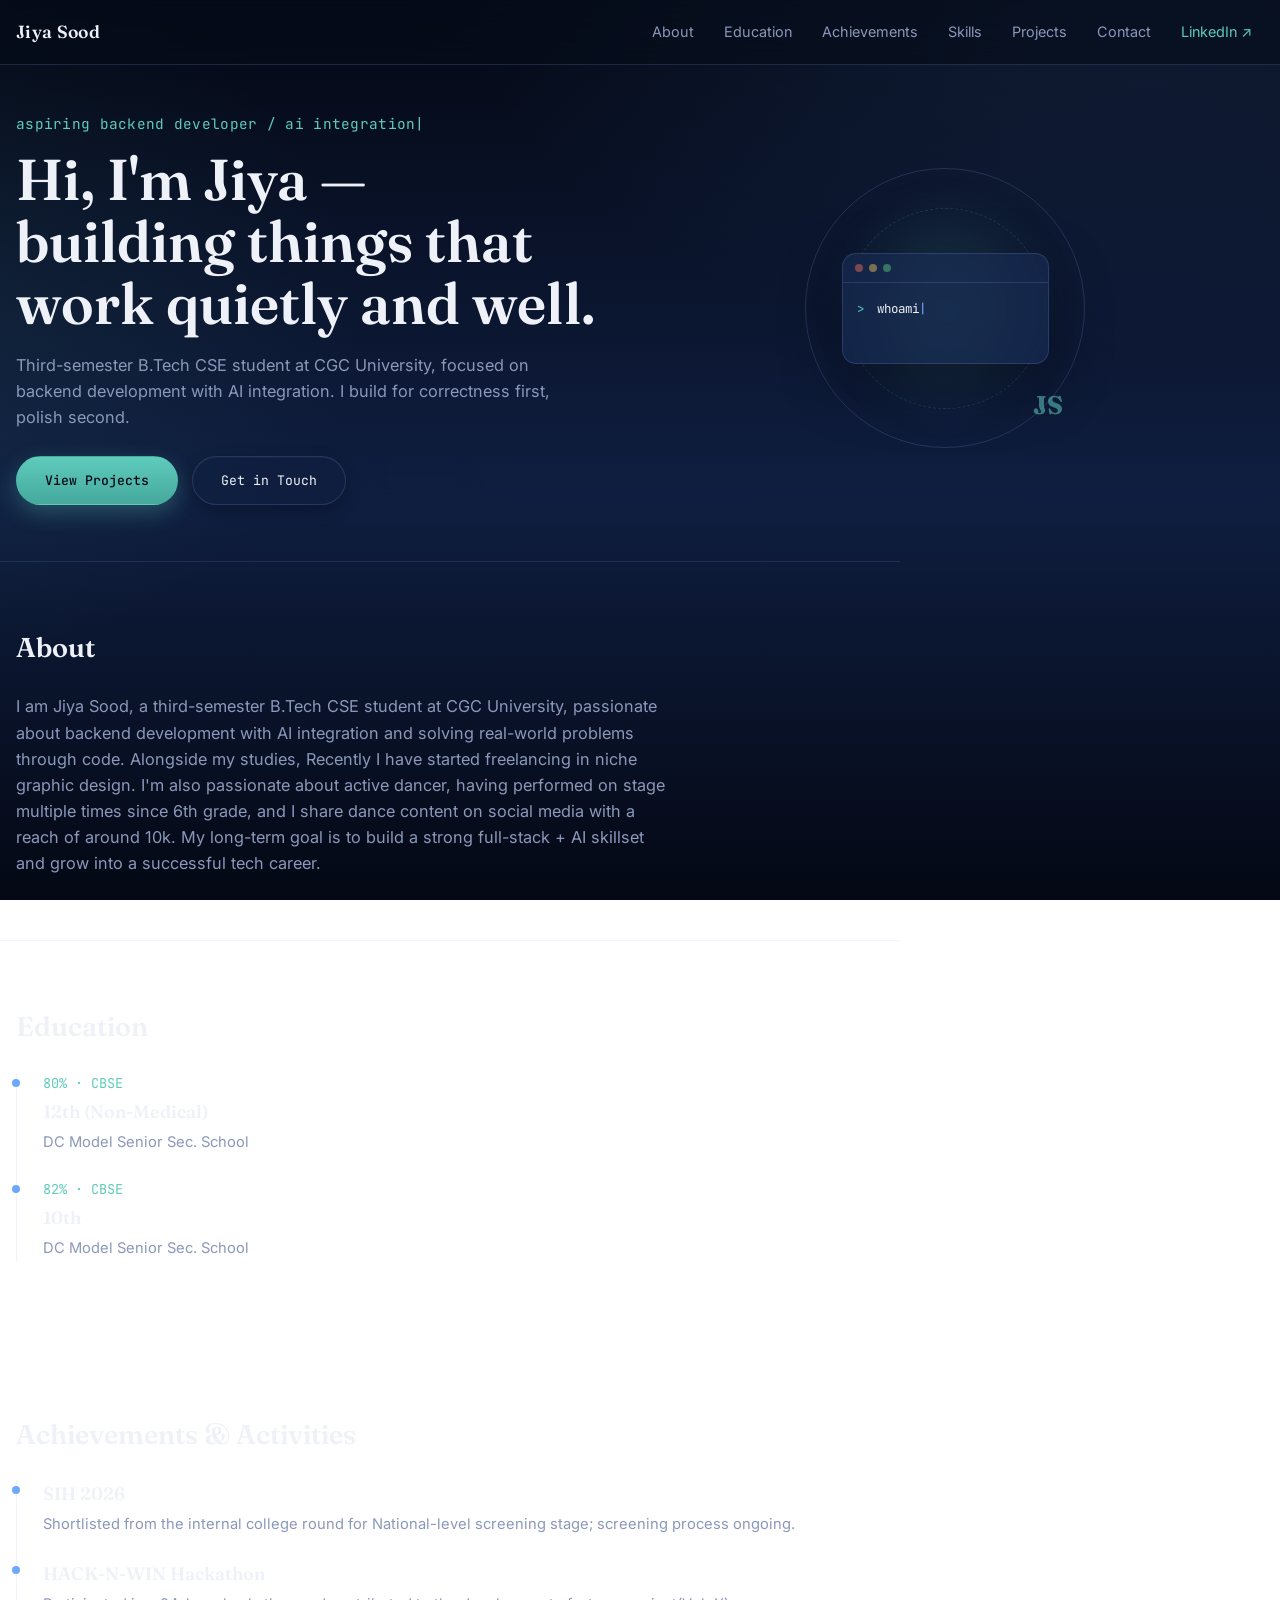
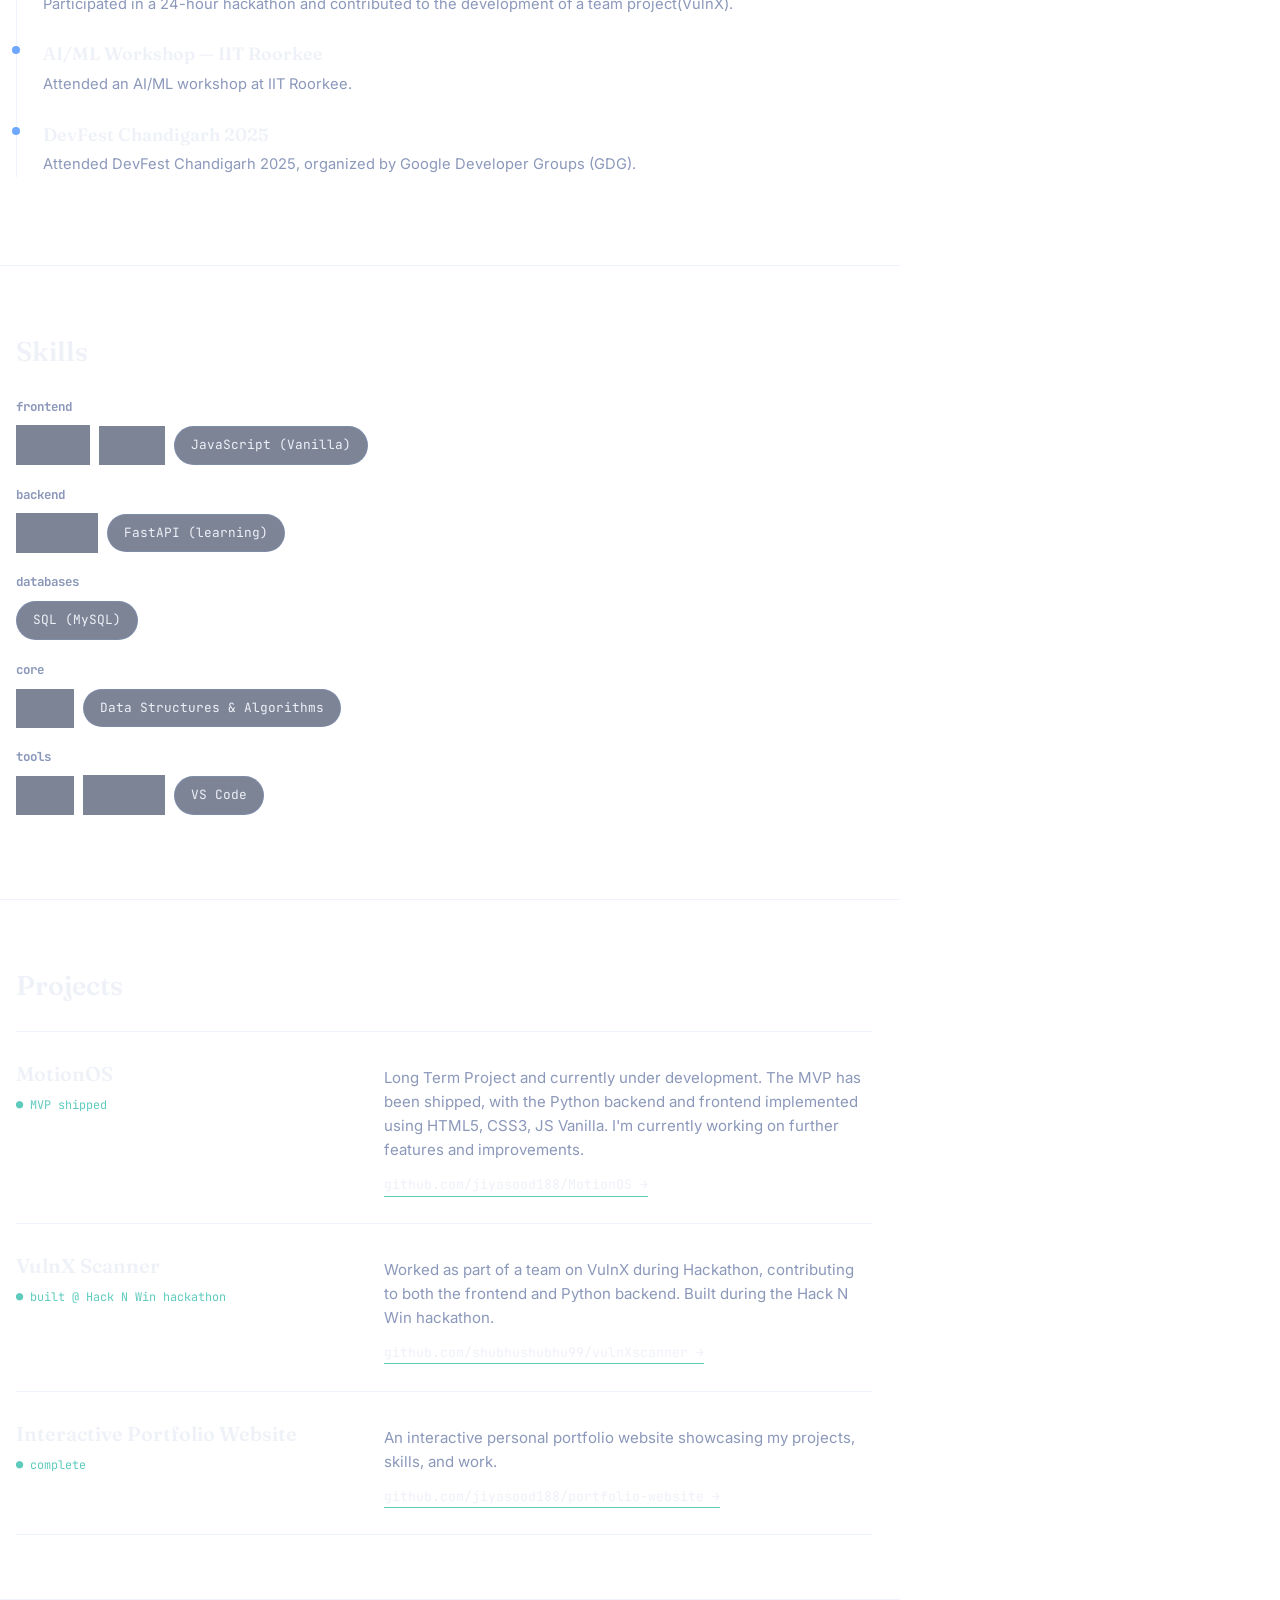
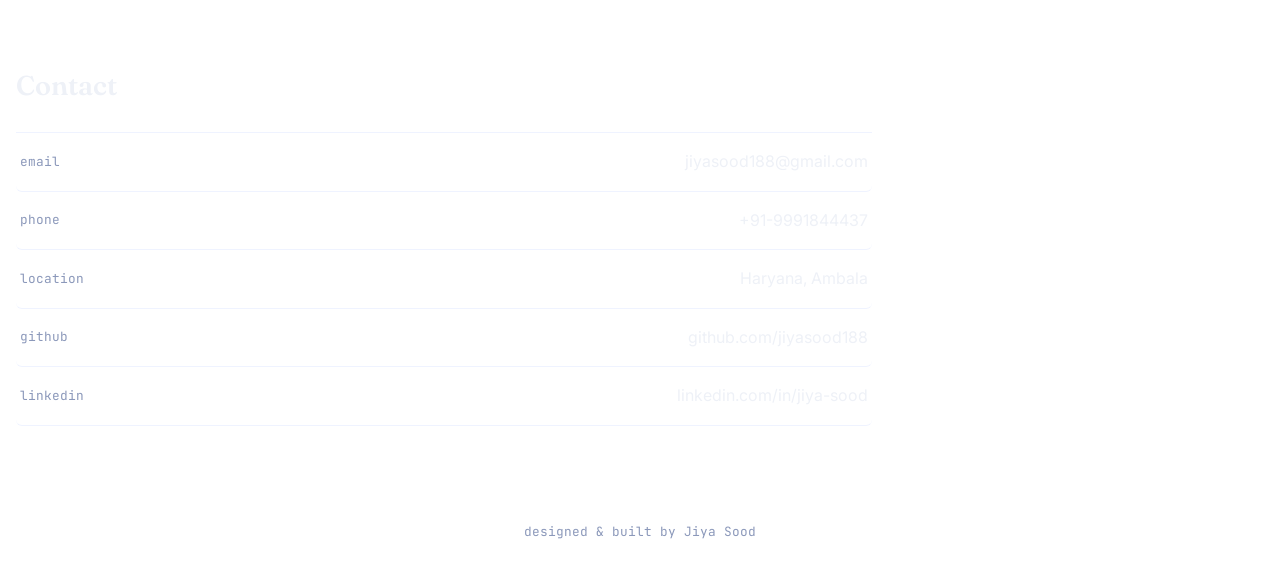
<file: index.html>
<!DOCTYPE html>
<html lang="en">

<head>
  <meta charset="UTF-8">
  <meta name="viewport" content="width=device-width, initial-scale=1.0">

  <title>Jiya Sood — Portfolio</title>

  <link rel="preconnect" href="https://fonts.googleapis.com">
  <link href="https://fonts.googleapis.com/css2?family=Fraunces:opsz,wght@9..144,400;9..144,600;9..144,700&family=Inter:wght@400;500;600&family=JetBrains+Mono:wght@400;500&display=swap" rel="stylesheet">

  <link rel="stylesheet" href="style.css">
</head>

<body>

<header>

  <div class="logo">Jiya Sood</div>

  <nav>
    <a href="#about">About</a>
    <a href="#education">Education</a>
    <a href="#achievements">Achievements</a>
    <a href="#skills">Skills</a>
    <a href="#projects">Projects</a>
    <a href="#contact">Contact</a>
    <a class="nav-linkedin" href="https://www.linkedin.com/in/jiya-sood-848556349" target="_blank" rel="noopener">LinkedIn ↗</a>
  </nav>

</header>

<main>

<section class="hero">

  <div class="hero-grid">

    <div class="hero-text">
      <div class="role">aspiring backend developer / ai integration</div>

      <h1>
        Hi, I'm Jiya —<br>
        building things that work quietly and well.
      </h1>

      <p class="tagline">
        Third-semester B.Tech CSE student at CGC University, focused on backend development with AI integration. I build for correctness first, polish second.
      </p>

      <div class="cta">
        <a class="btn primary" href="#projects">View Projects</a>
        <a class="btn" href="#contact">Get in Touch</a>
        <a class="btn" href="https://www.linkedin.com/in/jiya-sood-848556349" target="_blank" rel="noopener">LinkedIn</a>
      </div>

    </div>

    <div class="avatar-card" aria-hidden="true">

      <div class="avatar-glow"></div>

      <div class="avatar-ring r1"></div>

      <div class="avatar-ring r2"></div>

      <div class="avatar-terminal">

        <div class="dots">
          <span></span>
          <span></span>
          <span></span>
        </div>

        <div class="term-body">
          <span class="prompt">&gt;</span>
          <span id="typewriter">whoami</span><span class="cursor">|</span>
        </div>

      </div>

      <div class="avatar-initials">JS</div>

    </div>

  </div>

</section>

<section id="about">

  <h2 class="section-title">About</h2>

  <p>
    I am Jiya Sood, a third-semester B.Tech CSE student at CGC University, passionate about backend development with AI integration and solving real-world problems through code. Alongside my studies, Recently I have started freelancing in niche graphic design. I'm also passionate about active dancer, having performed on stage multiple times since 6th grade, and I share dance content on social media with a reach of around 10k. My long-term goal is to build a strong full-stack + AI skillset and grow into a successful tech career.
  </p>

</section>

<section id="education">

  <h2 class="section-title">Education</h2>

  <div class="timeline">

    <div class="timeline-item">
      <div class="t-score">80% · CBSE</div>
      <h3>12th (Non-Medical)</h3>
      <p>DC Model Senior Sec. School</p>
    </div>

    <div class="timeline-item">
      <div class="t-score">82% · CBSE</div>
      <h3>10th</h3>
      <p>DC Model Senior Sec. School</p>
    </div>

  </div>

</section>

<section id="achievements">

  <h2 class="section-title">Achievements & Activities</h2>

  <div class="timeline">

    <div class="timeline-item">
      <h3>SIH 2026 </h3>
      <p>Shortlisted from the internal college round for National-level screening stage; screening process ongoing.</p>
    </div>

    <div class="timeline-item">
      <h3>HACK-N-WIN Hackathon</h3>
      <p>Participated in a 24-hour hackathon and contributed to the development of a team project(VulnX).</p>
    </div>

    <div class="timeline-item">
      <h3>AI/ML Workshop — IIT Roorkee</h3>
      <p>Attended an AI/ML workshop at IIT Roorkee.</p>
    </div>

    <div class="timeline-item">
      <h3>DevFest Chandigarh 2025</h3>
      <p>Attended DevFest Chandigarh 2025, organized by Google Developer Groups (GDG).</p>
    </div>

  </div>

</section>

<section id="skills">

  <h2 class="section-title">Skills</h2>

  <div class="skill-group">
    <h4>frontend</h4>

    <div class="chips">
      <div class="chip">HTML5</div>
      <div class="chip">CSS3</div>
      <div class="chip">JavaScript (Vanilla)</div>
    </div>

  </div>

  <div class="skill-group">
    <h4>backend</h4>

    <div class="chips">
      <div class="chip">Python</div>
      <div class="chip">FastAPI (learning)</div>
    </div>

  </div>

  <div class="skill-group">
    <h4>databases</h4>

    <div class="chips">
      <div class="chip">SQL (MySQL)</div>
    </div>

  </div>

  <div class="skill-group">
    <h4>core</h4>

    <div class="chips">
      <div class="chip">C++</div>
      <div class="chip">Data Structures & Algorithms</div>
    </div>

  </div>

  <div class="skill-group">
    <h4>tools</h4>

    <div class="chips">
      <div class="chip">Git</div>
      <div class="chip">GitHub</div>
      <div class="chip">VS Code</div>
    </div>

  </div>

</section>

<section id="projects">

  <h2 class="section-title">Projects</h2>

  <div class="project">

    <div>
      <h3>MotionOS</h3>
      <span class="status">● MVP shipped</span>
    </div>

    <div>
      <p>
        Long Term Project and currently under development. The MVP has been shipped, with the Python backend and frontend implemented using HTML5, CSS3, JS Vanilla. I'm currently working on further features and improvements.
      </p>

      <a href="https://github.com/jiyasood188/MotionOS.git" target="_blank" rel="noopener">
        github.com/jiyasood188/MotionOS →
      </a>
    </div>

  </div>

  <div class="project">

    <div>
      <h3>VulnX Scanner</h3>
      <span class="status">● built @ Hack N Win hackathon</span>
    </div>

    <div>
      <p>
        Worked as part of a team on VulnX during Hackathon, contributing to both the frontend and Python backend. Built during the Hack N Win hackathon.
      </p>

      <a href="https://github.com/shubhushubhu99/vulnXscanner.git" target="_blank" rel="noopener">
        github.com/shubhushubhu99/vulnXscanner →
      </a>
    </div>

  </div>

  <div class="project">

    <div>
      <h3>Interactive Portfolio Website</h3>
      <span class="status">● complete</span>
    </div>

    <div>
      <p>
        An interactive personal portfolio website showcasing my projects, skills, and work.
      </p>

      <a href="https://github.com/jiyasood188/portfolio-website.git" target="_blank" rel="noopener">
        github.com/jiyasood188/portfolio-website →
      </a>
    </div>

  </div>

</section>

<section id="contact">

  <h2 class="section-title">Contact</h2>

  <div class="rows">

    <a class="row" href="mailto:jiyasood188@gmail.com">
      <span class="label">email</span>
      <span class="val">jiyasood188@gmail.com</span>
    </a>

    <div class="row">
      <span class="label">phone</span>
      <span class="val">+91-9991844437</span>
    </div>

    <div class="row">
      <span class="label">location</span>
      <span class="val">Haryana, Ambala</span>
    </div>

    <a class="row" href="https://github.com/jiyasood188" target="_blank" rel="noopener">
      <span class="label">github</span>
      <span class="val">github.com/jiyasood188</span>
    </a>

    <a class="row" href="https://www.linkedin.com/in/jiya-sood-848556349" target="_blank" rel="noopener">
      <span class="label">linkedin</span>
      <span class="val">linkedin.com/in/jiya-sood</span>
    </a>

  </div>

</section>

</main>

<footer>
  designed & built by Jiya Sood
</footer>

<script src="script.js"></script>

</body>
</html>
</file>
<file: style.css>
:root {
  --bg-1: #040814;
  --bg-2: #0a1530;
  --bg-3: #0f1e40;
  --glass: rgba(18,32,64,0.55);
  --glass-strong: rgba(24,42,82,0.65);
  --glass-border: rgba(140,170,255,0.18);
  --ink: #eef1f7;
  --ink-dim: #8b98ba;
  --accent: #5ecbbd;
  --accent-soft: rgba(94,203,189,0.14);
  --accent-blue: #6ea8fe;
  --line: rgba(140,170,255,0.14);
  --edge: 28px;
}

* {
  margin: 0;
  padding: 0;
  box-sizing: border-box;
}

html {
  scroll-behavior: smooth;
}

body {
  background:
    radial-gradient(1200px 750px at 90% -8%, rgba(94,161,255,0.14), transparent 60%),
    radial-gradient(900px 650px at -10% 35%, rgba(94,203,189,0.08), transparent 55%),
    linear-gradient(180deg, var(--bg-1), var(--bg-3) 55%, var(--bg-1));

  background-attachment: fixed;
  color: var(--ink);
  font-family: 'Inter', sans-serif;
  line-height: 1.6;
}

::selection {
  background: var(--accent);
  color: var(--bg-1);
}

header {
  position: fixed;
  top: 0;
  left: 0;
  right: 0;
  display: flex;
  justify-content: space-between;
  align-items: center;
  padding: 18px var(--edge) 18px 16px;
  background: rgba(6,12,26,0.6);
  backdrop-filter: blur(16px);
  -webkit-backdrop-filter: blur(16px);
  border-bottom: 1px solid var(--glass-border);
  z-index: 100;
}

header .logo {
  font-family: 'Fraunces', serif;
  font-weight: 600;
  font-size: 1.1rem;
  letter-spacing: .02em;
}

nav a {
  color: var(--ink-dim);
  text-decoration: none;
  margin-left: 26px;
  font-size: .9rem;
  transition: color .2s;
}

nav a:hover,
nav a.active {
  color: var(--accent-blue);
}

nav a.nav-linkedin {
  color: var(--accent);
}

nav a.nav-linkedin:hover {
  color: var(--accent-blue);
}

main {
  padding-top: 72px;
}

section {
  padding: 64px var(--edge) 64px 16px;
  max-width: 900px;
  margin: 0 auto 0 0;
}

#about,
#education,
#skills,
#projects,
#contact {
  border-top: 1px solid var(--line);
}

.hero {
  padding-top: 40px;
  padding-bottom: 56px;
  max-width: 1200px;
}

.hero-grid {
  display: grid;
  grid-template-columns: 1.3fr 0.9fr;
  gap: 48px;
  align-items: center;
}

.role {
  font-family: 'JetBrains Mono', monospace;
  color: var(--accent);
  font-size: .9rem;
  letter-spacing: .02em;
}

.role::after {
  content: '|';
  animation: blink 1s step-end infinite;
}

@keyframes blink {
  50% {
    opacity: 0;
  }
}

.hero h1 {
  font-family: 'Fraunces', serif;
  font-weight: 600;
  font-size: clamp(2.2rem,5vw,3.6rem);
  line-height: 1.08;
  margin-top: 14px;
}

.hero p.tagline {
  max-width: 56ch;
  color: var(--ink-dim);
  margin-top: 16px;
  font-size: 1.02rem;
}

.hero .cta {
  margin-top: 26px;
  display: flex;
  gap: 14px;
  flex-wrap: wrap;
}

.btn {
  font-family: 'JetBrains Mono', monospace;
  font-size: .82rem;
  padding: 13px 28px;
  border-radius: 999px;
  text-decoration: none;
  border: 1px solid var(--glass-border);
  color: var(--ink);
  background: var(--glass);
  backdrop-filter: blur(10px);
  -webkit-backdrop-filter: blur(10px);
  transition: border-color .18s, color .18s, transform .12s, background .18s, box-shadow .18s;
  display: inline-flex;
  align-items: center;
  box-shadow: 0 1px 0 rgba(255,255,255,0.04) inset, 0 6px 16px rgba(0,0,0,0.25);
}

.btn.primary {
  background: linear-gradient(180deg, var(--accent), #45a99c);
  color: var(--bg-1);
  border-color: transparent;
  font-weight: 500;
  box-shadow: 0 8px 22px rgba(94,203,189,0.28);
}

.btn:hover {
  border-color: var(--accent-blue);
  color: var(--accent-blue);
  transform: translateY(-2px);
}

.btn.primary:hover {
  color: var(--bg-1);
  filter: brightness(1.08);
  transform: translateY(-2px);
}

.btn:active {
  transform: translateY(0);
}

.avatar-card {
  position: relative;
  width: 100%;
  aspect-ratio: 1/1;
  max-width: 280px;
  justify-self: center;
  display: flex;
  align-items: center;
  justify-content: center;
}

.avatar-glow {
  position: absolute;
  inset: 10%;
  background: radial-gradient(circle, rgba(94,203,189,0.22), transparent 70%);
  filter: blur(18px);
}

.avatar-ring {
  position: absolute;
  border-radius: 50%;
  border: 1px solid var(--glass-border);
}

.avatar-ring.r1 {
  inset: 0;
  animation: spin 22s linear infinite;
}

.avatar-ring.r2 {
  inset: 14%;
  border-style: dashed;
  animation: spin 30s linear infinite reverse;
}

@keyframes spin {
  to {
    transform: rotate(360deg);
  }
}

.avatar-initials {
  position: absolute;
  bottom: 8%;
  right: 8%;
  font-family: 'Fraunces', serif;
  font-weight: 700;
  font-size: 1.6rem;
  color: var(--accent);
  opacity: .55;
}

.avatar-terminal {
  width: 74%;
  background: var(--glass-strong);
  border: 1px solid var(--glass-border);
  border-radius: 14px;
  backdrop-filter: blur(18px);
  -webkit-backdrop-filter: blur(18px);
  box-shadow: 0 20px 60px rgba(0,0,0,0.4);
  overflow: hidden;
}

.avatar-terminal .dots {
  display: flex;
  gap: 6px;
  padding: 10px 12px;
  border-bottom: 1px solid var(--glass-border);
}

.avatar-terminal .dots span {
  width: 8px;
  height: 8px;
  border-radius: 50%;
  background: var(--ink-dim);
  opacity: .5;
}

.avatar-terminal .dots span:nth-child(1) {
  background: #e06c5b;
}

.avatar-terminal .dots span:nth-child(2) {
  background: #e0b95b;
}

.avatar-terminal .dots span:nth-child(3) {
  background: #5bbf7f;
}

.term-body {
  padding: 16px 14px;
  min-height: 80px;
  font-family: 'JetBrains Mono', monospace;
  font-size: .78rem;
  color: var(--ink);
}

.term-body .prompt {
  color: var(--accent);
  margin-right: 6px;
}

.term-body .cursor {
  animation: blink 1s step-end infinite;
  color: var(--accent-blue);
}

h2.section-title {
  font-family: 'Fraunces', serif;
  font-weight: 600;
  font-size: 1.7rem;
  margin-bottom: 24px;
}

#about p {
  color: var(--ink-dim);
  max-width: 65ch;
  font-size: 1.02rem;
}

.timeline {
  border-left: 1px solid var(--line);
  padding-left: 26px;
}

.timeline-item {
  margin-bottom: 24px;
  position: relative;
}

.timeline-item::before {
  content: '';
  position: absolute;
  left: -31px;
  top: 6px;
  width: 8px;
  height: 8px;
  border-radius: 50%;
  background: var(--accent-blue);
}

.timeline-item .t-score {
  font-family: 'JetBrains Mono', monospace;
  color: var(--accent);
  font-size: .85rem;
}

.timeline-item h3 {
  font-family: 'Fraunces', serif;
  font-weight: 600;
  font-size: 1.12rem;
  margin: 4px 0;
}

.timeline-item p {
  color: var(--ink-dim);
  font-size: .92rem;
}

.skill-group {
  margin-bottom: 20px;
}

.skill-group h4 {
  font-family: 'JetBrains Mono', monospace;
  font-size: .78rem;
  color: var(--ink-dim);
  margin-bottom: 9px;
}

.chips {
  display: flex;
  flex-wrap: wrap;
  gap: 9px;
}

.chip {
  font-family: 'JetBrains Mono', monospace;
  font-size: .8rem;
  padding: 8px 16px;
  border: 1px solid var(--glass-border);
  border-radius: 999px;
  color: var(--ink);
  background: var(--glass);
  backdrop-filter: blur(8px);
  -webkit-backdrop-filter: blur(8px);
  transition: .2s;
}

.chip:hover {
  border-color: var(--accent);
  color: var(--accent);
  transform: translateY(-2px);
}

.project {
  border-top: 1px solid var(--line);
  padding: 26px 0;
  display: grid;
  grid-template-columns: 1fr 1.4fr;
  gap: 20px;
}

.project:last-child {
  border-bottom: 1px solid var(--line);
}

.project h3 {
  font-family: 'Fraunces', serif;
  font-size: 1.25rem;
  font-weight: 600;
}

.project .status {
  font-family: 'JetBrains Mono', monospace;
  font-size: .74rem;
  color: var(--accent);
  margin-top: 6px;
  display: inline-block;
}

.project p {
  color: var(--ink-dim);
  margin-top: 8px;
  font-size: .94rem;
}

.project a {
  color: var(--ink);
  font-family: 'JetBrains Mono', monospace;
  font-size: .83rem;
  margin-top: 12px;
  display: inline-block;
  text-decoration: none;
  border-bottom: 1px solid var(--accent);
}

.project a:hover {
  color: var(--accent-blue);
  border-color: var(--accent-blue);
}

#contact .rows {
  border-top: 1px solid var(--line);
}

.row {
  display: flex;
  justify-content: space-between;
  align-items: center;
  padding: 16px 4px;
  border-bottom: 1px solid var(--line);
  text-decoration: none;
  color: inherit;
  border-radius: 6px;
  transition: background .2s, padding-left .2s;
}

a.row:hover {
  background: var(--glass);
  padding-left: 10px;
}

.row .label {
  font-family: 'JetBrains Mono', monospace;
  font-size: .8rem;
  color: var(--ink-dim);
}

.row .val {
  color: var(--ink);
  font-size: 1rem;
}

a.row:hover .val {
  color: var(--accent-blue);
}

footer {
  text-align: center;
  padding: 32px var(--edge);
  color: var(--ink-dim);
  font-size: .8rem;
  font-family: 'JetBrains Mono', monospace;
}

@media (max-width: 760px) {
  .hero-grid {
    grid-template-columns: 1fr;
  }

  .avatar-card {
    max-width: 220px;
    justify-self: start;
    margin-top: 32px;
  }

  :root {
    --edge: 20px;
  }
}

@media (max-width: 640px) {
  .project {
    grid-template-columns: 1fr;
  }
}

@media (prefers-reduced-motion: reduce) {
  .role::after,
  .cursor,
  .avatar-ring {
    animation: none;
  }
}
</file>
